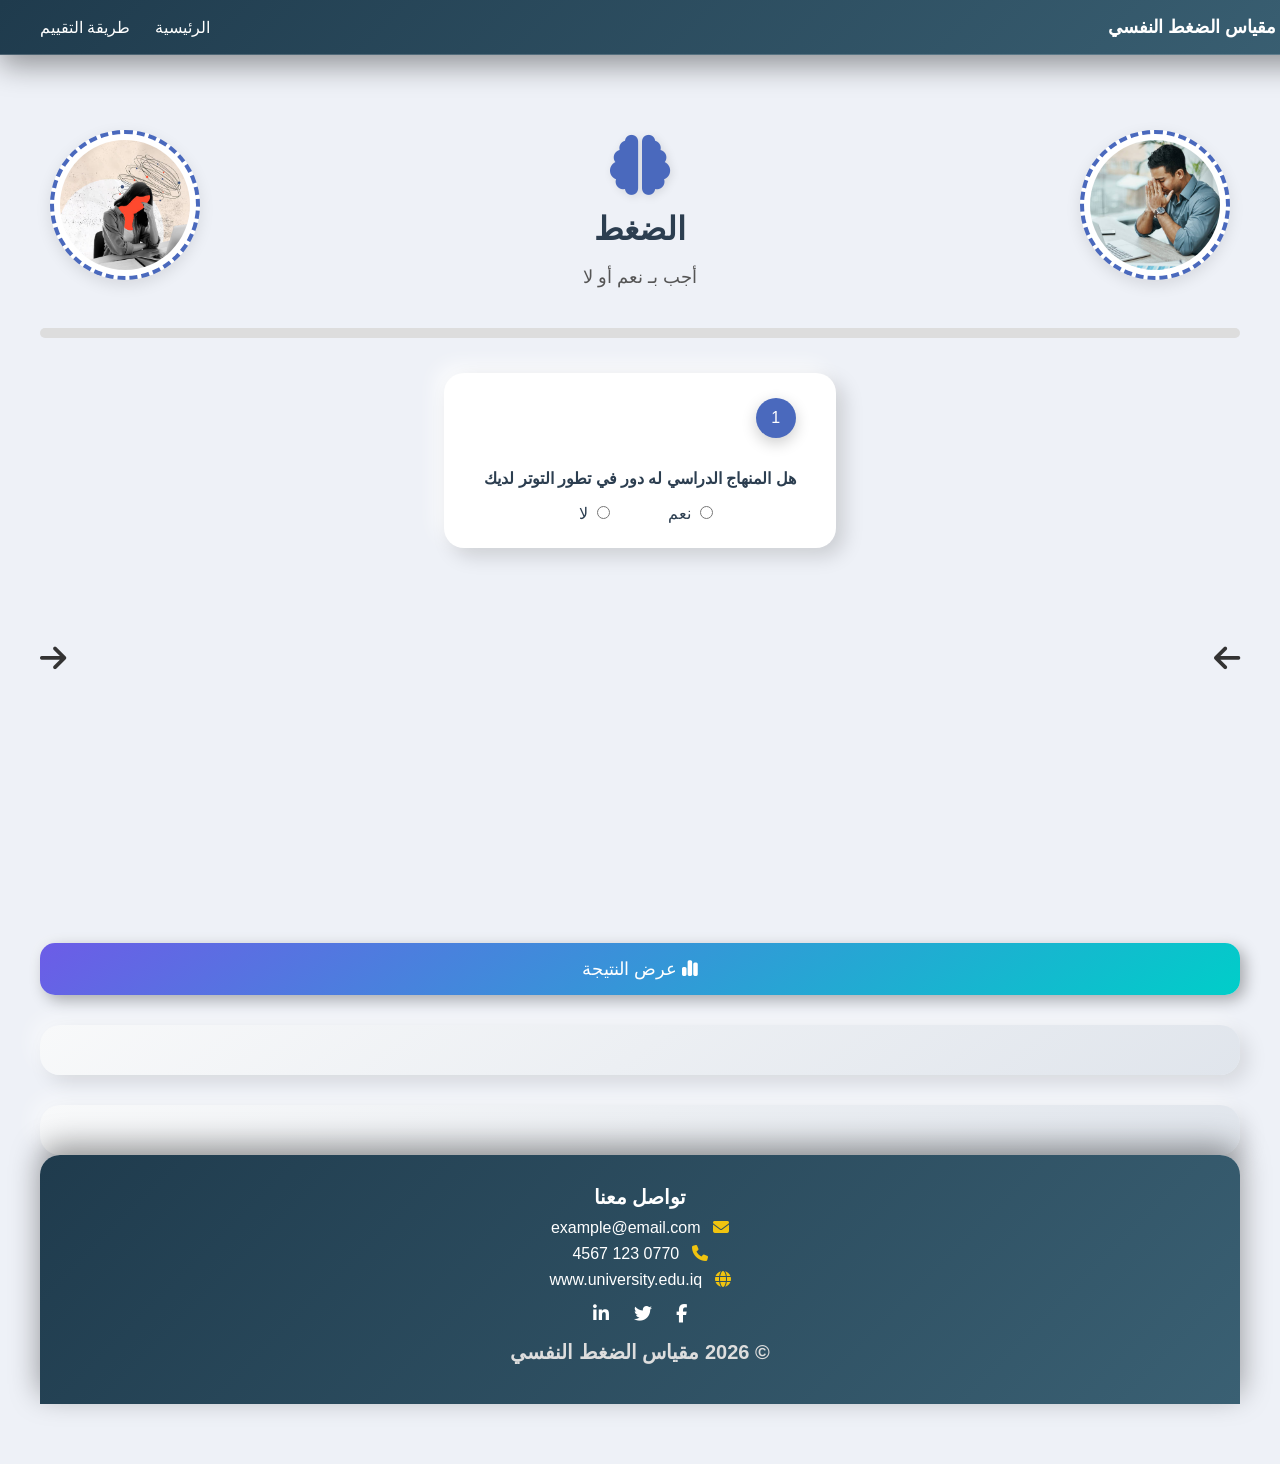
<file: index.html>
<!DOCTYPE html>
<html lang="ar" dir="rtl">
<head>
    <meta name="viewport" content="width=device-width, initial-scale=1.0">
    <meta charset="UTF-8">
    <title>مقياس الضغط النفسي</title>

    <!-- Icons -->
    <link rel="stylesheet"
     href="https://cdnjs.cloudflare.com/ajax/libs/font-awesome/6.5.0/css/all.min.css">

    <link rel="stylesheet" href="style.css">
</head>
<body>

    <div id="customAlert" class="custom-alert">
        <p id="customAlertText"></p>
        <button onclick="closeAlert()">حسناً</button>
    </div>
<div class="container">
  
    <nav class="navbar">
 
        <div class="nav-left">
            <i class="fa-solid fa-brain"></i>
            <span>مقياس الضغط النفسي</span>
        </div>
    
        <ul class="nav-links">
            <li><a href="#">الرئيسية</a></li>
          

            <li><a href="about.html">طريقة التقييم</a></li>
            
        </ul>
    </nav>
    


    <header>

      
        
        <!-- أيقونات الضغط النفسي يمين -->
       
        
            <img src="img/h1.jpg" 
             class="header-img left" alt="ضغط نفسي طلاب">
           
           <i class="fa-solid fa-brain"></i>
           <h1> الضغط</h1>
           <p>أجب بـ نعم أو لا</p>
           
           <img src="img/h2.jpg" 
                class="header-img right" alt="توتر طلاب جامعة">

    </header>
    <div class="progress-container">
        <div id="progressBar"></div>
    </div>

    <form id="stressForm">

        <div class="cards">
    
            <!-- السؤال 1 -->
            <div class="card active">
                <span>1</span>
                <p>هل المنهاج الدراسي له دور في تطور التوتر لديك</p>
                <div class="answers">
                    <label><input type="radio" name="q1" value="نعم"> نعم</label>
                    <label><input type="radio" name="q1" value="لا"> لا</label>
                </div>
            </div>
    
            <!-- السؤال 2 -->
            <div class="card">
                <span>2</span>
                <p>هل كثرة الواجبات وتزاحمها تشعرك بالتوتر</p>
                <div class="answers">
                    <label><input type="radio" name="q2" value="نعم"> نعم</label>
                    <label><input type="radio" name="q2" value="لا"> لا</label>
                </div>
            </div>
    
            <!-- السؤال 3 -->
            <div class="card">
                <span>3</span>
                <p>هل قلة النوم عندك تشعرك بالتوتر أثناء الدوام في اليوم التالي</p>
                <div class="answers">
                    <label><input type="radio" name="q3" value="نعم"> نعم</label>
                    <label><input type="radio" name="q3" value="لا"> لا</label>
                </div>
            </div>
    
            <!-- السؤال 4 -->
            <div class="card">
                <span>4</span>
                <p>هل نقص الدعم الأسري يشعرك بالتوتر</p>
                <div class="answers">
                    <label><input type="radio" name="q4" value="نعم"> نعم</label>
                    <label><input type="radio" name="q4" value="لا"> لا</label>
                </div>
            </div>
    
            <!-- السؤال 5 -->
            <div class="card">
                <span>5</span>
                <p>هل تواجه بصعوبة بالنوم بسبب التفكير بالدراسة</p>
                <div class="answers">
                    <label><input type="radio" name="q5" value="نعم"> نعم</label>
                    <label><input type="radio" name="q5" value="لا"> لا</label>
                </div>
            </div>
    
            <!-- السؤال 6 -->
            <div class="card">
                <span>6</span>
                <p>هل المنافسة الشديدة بينك وبين زملائك تشعرك بالتوتر</p>
                <div class="answers">
                    <label><input type="radio" name="q6" value="نعم"> نعم</label>
                    <label><input type="radio" name="q6" value="لا"> لا</label>
                </div>
            </div>
    
            <!-- السؤال 7 -->
            <div class="card">
                <span>7</span>
                <p>هل توقعات عائلتك بدرجات عالية تشعرك بالتوتر</p>
                <div class="answers">
                    <label><input type="radio" name="q7" value="نعم"> نعم</label>
                    <label><input type="radio" name="q7" value="لا"> لا</label>
                </div>
            </div>
    
            <!-- السؤال 8 -->
            <div class="card">
                <span>8</span>
                <p>هل الامتحانات وضيق الوقت تشعرك بالتوتر</p>
                <div class="answers">
                    <label><input type="radio" name="q8" value="نعم"> نعم</label>
                    <label><input type="radio" name="q8" value="لا"> لا</label>
                </div>
            </div>
    
            <!-- السؤال 9 -->
            <div class="card">
                <span>9</span>
                <p>هل الخوف من الفشل يشعرك بالتوتر ويجعل النجاح مستحيلاً</p>
                <div class="answers">
                    <label><input type="radio" name="q9" value="نعم"> نعم</label>
                    <label><input type="radio" name="q9" value="لا"> لا</label>
                </div>
            </div>
    
            <!-- السؤال 10 -->
            <div class="card">
                <span>10</span>
                <p>هل وجود علاقة سلبية مع الأستاذ يشعرك بالتوتر من عدم النجاح</p>
                <div class="answers">
                    <label><input type="radio" name="q10" value="نعم"> نعم</label>
                    <label><input type="radio" name="q10" value="لا"> لا</label>
                </div>
            </div>
    
            <!-- السؤال 11 -->
            <div class="card">
                <span>11</span>
                <p>هل صعوبة التعلم والصدمات تشعرك بالتوتر الشديد</p>
                <div class="answers">
                    <label><input type="radio" name="q11" value="نعم"> نعم</label>
                    <label><input type="radio" name="q11" value="لا"> لا</label>
                </div>
            </div>
    
            <!-- السؤال 12 -->
            <div class="card">
                <span>12</span>
                <p>هل المشاكل العائلية المستمرة تشعرك بالتوتر</p>
                <div class="answers">
                    <label><input type="radio" name="q12" value="نعم"> نعم</label>
                    <label><input type="radio" name="q12" value="لا"> لا</label>
                </div>
            </div>
    
            <!-- السؤال 13 -->
            <div class="card">
                <span>13</span>
                <p>هل التنمر له دور في شعورك بالتوتر</p>
                <div class="answers">
                    <label><input type="radio" name="q13" value="نعم"> نعم</label>
                    <label><input type="radio" name="q13" value="لا"> لا</label>
                </div>
            </div>
    
            <!-- السؤال 14 -->
            <div class="card">
                <span>14</span>
                <p>هل قلة التركيز لديك تؤدي إلى توترك</p>
                <div class="answers">
                    <label><input type="radio" name="q14" value="نعم"> نعم</label>
                    <label><input type="radio" name="q14" value="لا"> لا</label>
                </div>
            </div>
    
            <!-- السؤال 15 -->
            <div class="card">
                <span>15</span>
                <p>هل توترك يؤدي إلى تسارع ضربات القلب</p>
                <div class="answers">
                    <label><input type="radio" name="q15" value="نعم"> نعم</label>
                    <label><input type="radio" name="q15" value="لا"> لا</label>
                </div>
            </div>
    
            <!-- السؤال 16 -->
            <div class="card">
                <span>16</span>
                <p>هل جربت بأن المشي أو الجري وممارسة التمارين تخفف أو تنهي التوتر لديك</p>
                <div class="answers">
                    <label><input type="radio" name="q16" value="نعم"> نعم</label>
                    <label><input type="radio" name="q16" value="لا"> لا</label>
                </div>
            </div>
    
            <!-- السؤال 17 -->
            <div class="card">
                <span>17</span>
                <p>هل شعرت بأعراض بدنية أثناء توترك مثل الصداع والأرق والتعب وغيرها</p>
                <div class="answers">
                    <label><input type="radio" name="q17" value="نعم"> نعم</label>
                    <label><input type="radio" name="q17" value="لا"> لا</label>
                </div>
            </div>
    
            <!-- السؤال 18 -->
            <div class="card">
                <span>18</span>
                <p>هل يحدث لك شعور بالإحباط والغضب والبكاء عندما ينتابك التوتر</p>
                <div class="answers">
                    <label><input type="radio" name="q18" value="نعم"> نعم</label>
                    <label><input type="radio" name="q18" value="لا"> لا</label>
                </div>
            </div>
    
            <!-- السؤال 19 -->
            <div class="card">
                <span>19</span>
                <p>هل شعرت بالملل والخمول وسرعة الانفعال عند توترك</p>
                <div class="answers">
                    <label><input type="radio" name="q19" value="نعم"> نعم</label>
                    <label><input type="radio" name="q19" value="لا"> لا</label>
                </div>
            </div>
    
            <!-- السؤال 20 -->
            <div class="card">
                <span>20</span>
                <p>هل انتابتك حالة من الهلع وفقدان الوعي وضيق النفس في أسوأ حالات توترك</p>
                <div class="answers">
                    <label><input type="radio" name="q20" value="نعم"> نعم</label>
                    <label><input type="radio" name="q20" value="لا"> لا</label>
                </div>
            </div>
    
            <!-- الأسهم خارج البطاقات على اليسار -->
            <div class="nav-arrows left-arrows">
                
                <i class="fa-solid fa-arrow-left" onclick="nextQuestion()"></i>
                <i class="fa-solid fa-arrow-right" onclick="prevQuestion()"></i>
            </div>
    
        </div>
    
        <button type="button" onclick="calculateResult()">
            <i class="fa-solid fa-chart-simple"></i> عرض النتيجة
        </button>
    
    </form>


    <div id="result"></div>
        <div id="tipsButtonContainer" style="text-align:center;"></div>

    <div id="result"></div>
    <footer class="footer" id="contact">
        <div class="footer-content">
            <p>تواصل معنا</p>
            <ul class="contact-links">
                <li><i class="fa-solid fa-envelope"></i> example@email.com</li>
                <li><i class="fa-solid fa-phone"></i> 0770 123 4567</li>
                <li><i class="fa-solid fa-globe"></i> www.university.edu.iq</li>
            </ul>
            <div class="social-icons">
                <a href="#"><i class="fa-brands fa-facebook-f"></i></a>
                <a href="#"><i class="fa-brands fa-twitter"></i></a>
                <a href="#"><i class="fa-brands fa-linkedin-in"></i></a>
            </div>
            <p class="copy">&copy; 2026 مقياس الضغط النفسي</p>
        </div>
    </footer>
    

</div>

<script src="script.js"></script>
</body>
</html>
</file>
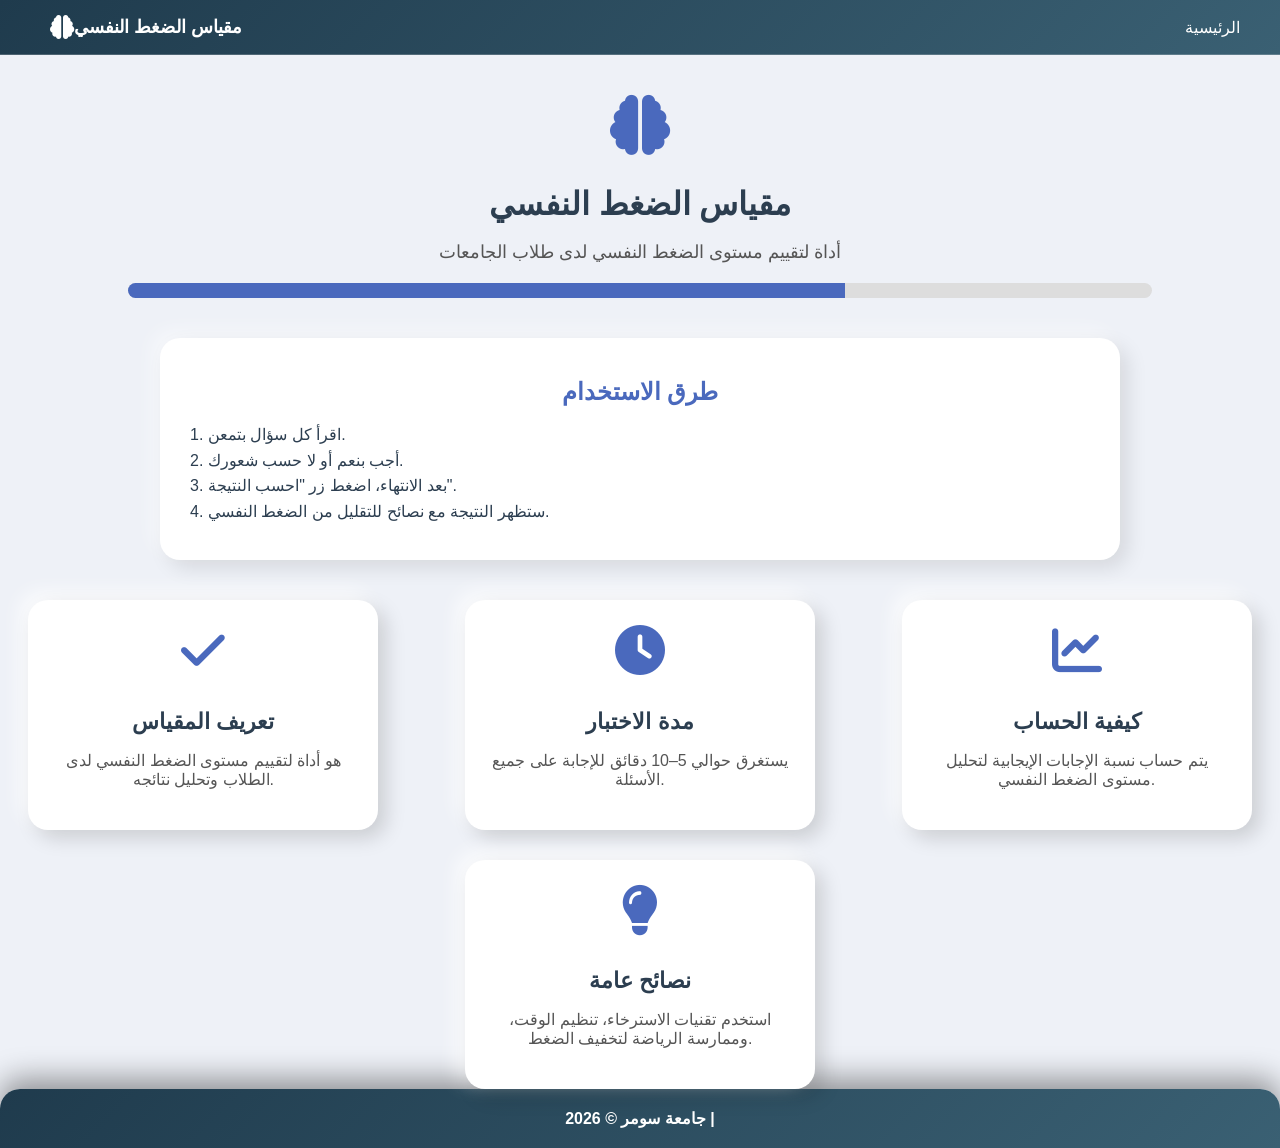
<file: about.html>
<!DOCTYPE html>
<html lang="ar">
<head>
<meta charset="UTF-8">
<meta name="viewport" content="width=device-width, initial-scale=1.0">
<title>عن المقياس - Stress Scale</title>
<link rel="stylesheet" href="style-about.css">
<link rel="stylesheet" href="https://cdnjs.cloudflare.com/ajax/libs/font-awesome/6.5.0/css/all.min.css">
</head>
<body>

<!-- الشريط العلوي -->
<nav class="navbar">
    <div class="nav-left">
        <i class="fa-solid fa-brain"></i>
        <span>مقياس الضغط النفسي</span>
    </div>
    <ul class="nav-links">
        <li><a href="index.html">الرئيسية</a></li>
       
        
    </ul>
</nav>

<!-- الهيدر -->
<header>
    <i class="fa-solid fa-brain"></i>
    <h1>مقياس الضغط النفسي</h1>
    <p>أداة لتقييم مستوى الضغط النفسي لدى طلاب الجامعات</p>
</header>

<!-- شريط نسبة متحرك -->
<div class="progress-container about-progress">
    <div id="progressBarAbout"></div>
</div>

<!-- طرق الاستخدام -->
<section class="usage">
    <h2>طرق الاستخدام</h2>
    <p>
        1. اقرأ كل سؤال بتمعن.<br>
        2. أجب بنعم أو لا حسب شعورك.<br>
        3. بعد الانتهاء، اضغط زر "احسب النتيجة".<br>
        4. ستظهر النتيجة مع نصائح للتقليل من الضغط النفسي.
    </p>
</section>

<!-- بطاقات المعلومات -->
<section class="about-content">
    <div class="about-card">
        <i class="fa-solid fa-check"></i>
        <h2>تعريف المقياس</h2>
        <p>هو أداة لتقييم مستوى الضغط النفسي لدى الطلاب وتحليل نتائجه.</p>
    </div>
    <div class="about-card">
        <i class="fa-solid fa-clock"></i>
        <h2>مدة الاختبار</h2>
        <p>يستغرق حوالي 5–10 دقائق للإجابة على جميع الأسئلة.</p>
    </div>
    <div class="about-card">
        <i class="fa-solid fa-chart-line"></i>
        <h2>كيفية الحساب</h2>
        <p>يتم حساب نسبة الإجابات الإيجابية لتحليل مستوى الضغط النفسي.</p>
    </div>
    <div class="about-card">
        <i class="fa-solid fa-lightbulb"></i>
        <h2>نصائح عامة</h2>
        <p>استخدم تقنيات الاسترخاء، تنظيم الوقت، وممارسة الرياضة لتخفيف الضغط.</p>
    </div>
</section>

<!-- الفوتر -->
<footer class="footer">
    <p>جامعة سومر © 2026 |   </p>
</footer>

<script>
    // مثال شريط نسبة صعود/نزول
    let progress = 0;
    const bar = document.getElementById('progressBarAbout');

    function animateProgress() {
        if(progress <= 80){ // نسبة افتراضية
            bar.style.width = progress + "%";
            progress += 1;
            requestAnimationFrame(animateProgress);
        }
    }
    animateProgress();
</script>

</body>
</html>
</file>
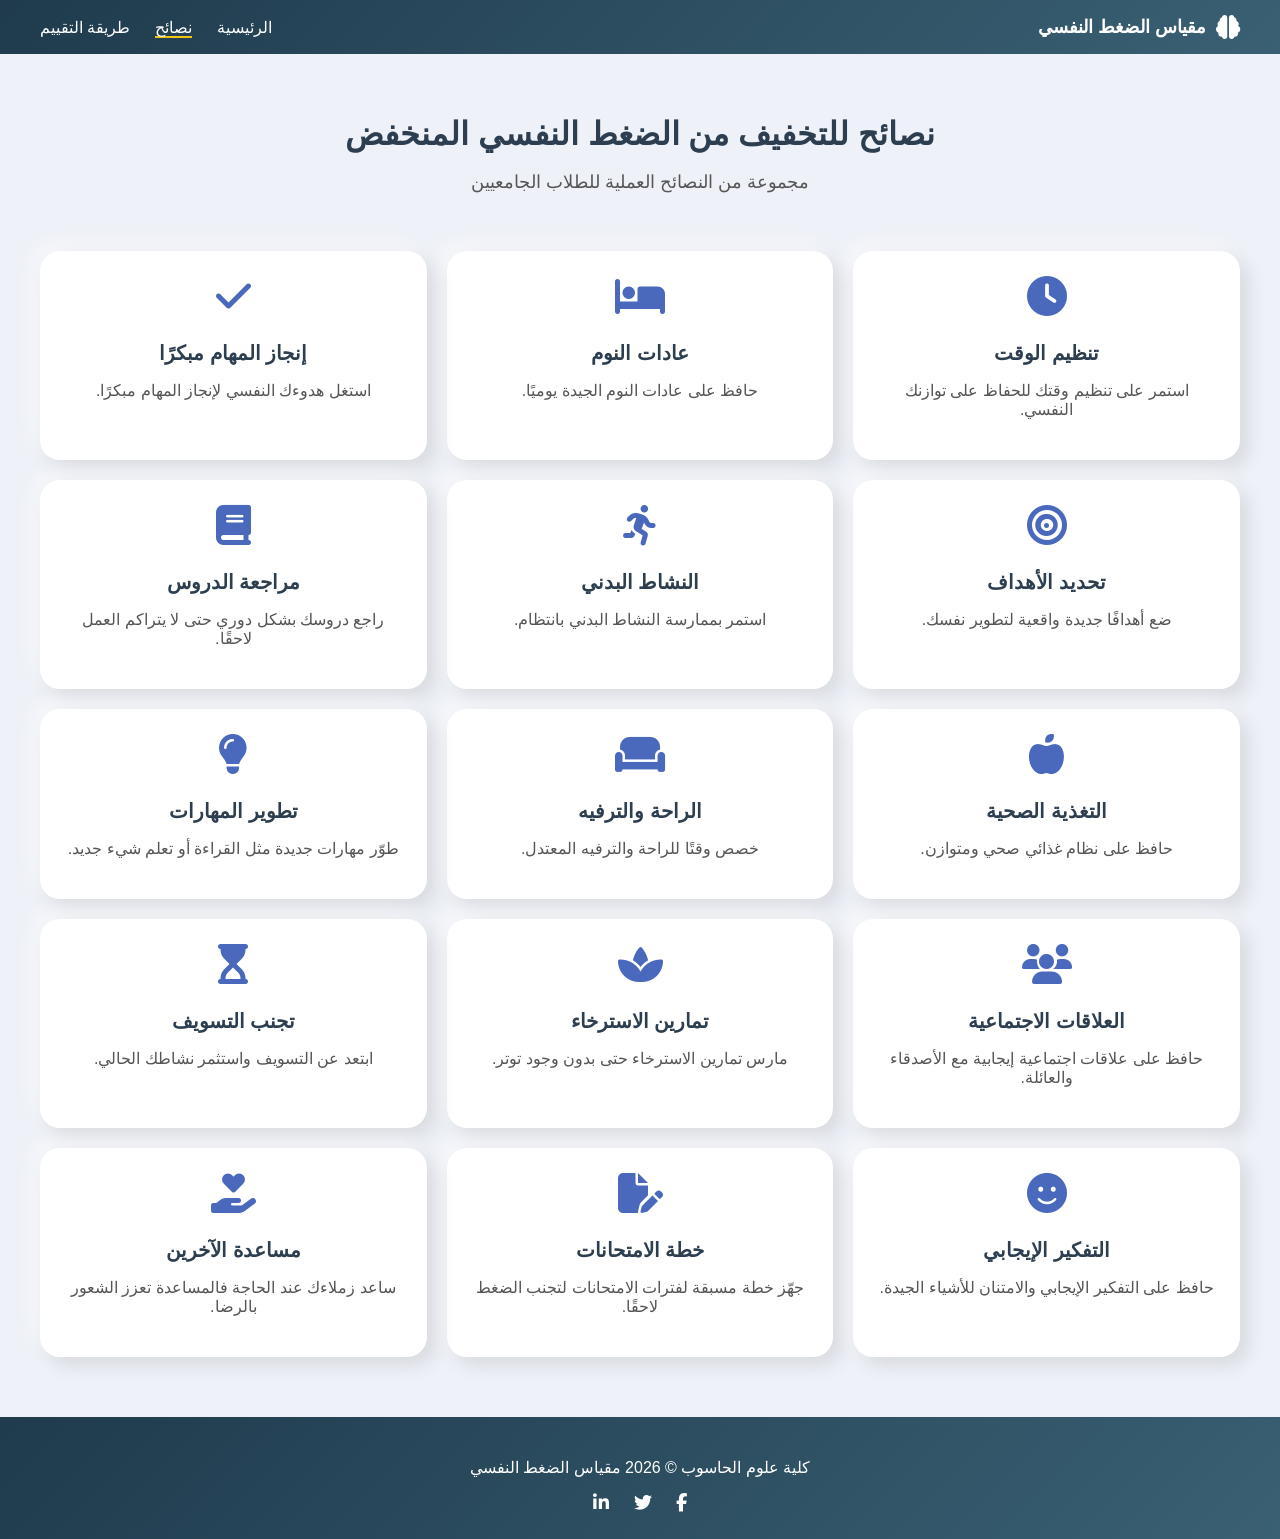
<file: tips.html>
<!DOCTYPE html>
<html lang="ar" dir="rtl">
<head>
    <meta name="viewport" content="width=device-width, initial-scale=1.0">
    <meta charset="UTF-8">
    <title>نصائح مقياس الضغط النفسي</title>

    <!-- Font Awesome للرموز -->
    <link rel="stylesheet" href="https://cdnjs.cloudflare.com/ajax/libs/font-awesome/6.5.0/css/all.min.css">

    <!-- CSS الخارجي -->
    <link rel="stylesheet" href="tips.css">
</head>
<body>

<!-- الشريط العلوي -->
<nav class="navbar">
    <div class="nav-left">
        <i class="fa-solid fa-brain"></i>
        <span>مقياس الضغط النفسي</span>
    </div>
    <ul class="nav-links">
        <li><a href="index.html">الرئيسية</a></li>
        <li><a href="tips.html" class="active">نصائح</a></li>
        <li><a href="about.html">طريقة التقييم</a></li>
        
    </ul>
</nav>

<!-- العنوان -->
<header class="tips-header">
    <h1>نصائح للتخفيف من الضغط النفسي المنخفض </h1>
    <p>مجموعة من النصائح العملية للطلاب الجامعيين</p>
</header>
<!-- قسم النصائح -->
<section class="tips-container">

    <div class="tip-card">
        <i class="fa-solid fa-clock"></i>
        <h3>تنظيم الوقت</h3>
        <p>استمر على تنظيم وقتك للحفاظ على توازنك النفسي.</p>
    </div>

    <div class="tip-card">
        <i class="fa-solid fa-bed"></i>
        <h3>عادات النوم</h3>
        <p>حافظ على عادات النوم الجيدة يوميًا.</p>
    </div>

    <div class="tip-card">
        <i class="fa-solid fa-check"></i>
        <h3>إنجاز المهام مبكرًا</h3>
        <p>استغل هدوءك النفسي لإنجاز المهام مبكرًا.</p>
    </div>

    <div class="tip-card">
        <i class="fa-solid fa-bullseye"></i>
        <h3>تحديد الأهداف</h3>
        <p>ضع أهدافًا جديدة واقعية لتطوير نفسك.</p>
    </div>

    <div class="tip-card">
        <i class="fa-solid fa-person-running"></i>
        <h3>النشاط البدني</h3>
        <p>استمر بممارسة النشاط البدني بانتظام.</p>
    </div>

    <div class="tip-card">
        <i class="fa-solid fa-book"></i>
        <h3>مراجعة الدروس</h3>
        <p>راجع دروسك بشكل دوري حتى لا يتراكم العمل لاحقًا.</p>
    </div>

    <div class="tip-card">
        <i class="fa-solid fa-apple-whole"></i>
        <h3>التغذية الصحية</h3>
        <p>حافظ على نظام غذائي صحي ومتوازن.</p>
    </div>

    <div class="tip-card">
        <i class="fa-solid fa-couch"></i>
        <h3>الراحة والترفيه</h3>
        <p>خصص وقتًا للراحة والترفيه المعتدل.</p>
    </div>

    <div class="tip-card">
        <i class="fa-solid fa-lightbulb"></i>
        <h3>تطوير المهارات</h3>
        <p>طوّر مهارات جديدة مثل القراءة أو تعلم شيء جديد.</p>
    </div>

    <div class="tip-card">
        <i class="fa-solid fa-users"></i>
        <h3>العلاقات الاجتماعية</h3>
        <p>حافظ على علاقات اجتماعية إيجابية مع الأصدقاء والعائلة.</p>
    </div>

    <div class="tip-card">
        <i class="fa-solid fa-spa"></i>
        <h3>تمارين الاسترخاء</h3>
        <p>مارس تمارين الاسترخاء حتى بدون وجود توتر.</p>
    </div>

    <div class="tip-card">
        <i class="fa-solid fa-hourglass-start"></i>
        <h3>تجنب التسويف</h3>
        <p>ابتعد عن التسويف واستثمر نشاطك الحالي.</p>
    </div>

    <div class="tip-card">
        <i class="fa-solid fa-face-smile"></i>
        <h3>التفكير الإيجابي</h3>
        <p>حافظ على التفكير الإيجابي والامتنان للأشياء الجيدة.</p>
    </div>

    <div class="tip-card">
        <i class="fa-solid fa-file-pen"></i>
        <h3>خطة الامتحانات</h3>
        <p>جهّز خطة مسبقة لفترات الامتحانات لتجنب الضغط لاحقًا.</p>
    </div>

    <div class="tip-card">
        <i class="fa-solid fa-hand-holding-heart"></i>
        <h3>مساعدة الآخرين</h3>
        <p>ساعد زملاءك عند الحاجة فالمساعدة تعزز الشعور بالرضا.</p>
    </div>

</section>
<!-- شريط أسفل الصفحة -->
<footer class="footer">
    <p> كلية علوم الحاسوب &copy; 2026 مقياس الضغط النفسي</p>
    <div class="social-icons">
        <a href="#"><i class="fa-brands fa-facebook-f"></i></a>
        <a href="#"><i class="fa-brands fa-twitter"></i></a>
        <a href="#"><i class="fa-brands fa-linkedin-in"></i></a>
    </div>
</footer>

</body>
<script>
    const tipsData = {
        "منخفض": [
            "استمر على أسلوب حياتك الهادئ وحافظ على صحتك النفسية",
            "مارس الهوايات التي تحبها"
        ],
        "متوسط": [
            "مارس الرياضة بانتظام لتخفيف التوتر",
            "نظم وقت الدراسة وخذ فترات استراحة"
        ],
        "مرتفع": [
            "مارس التأمل والتنفس العميق يوميًا",
            "تواصل مع الأصدقاء أو العائلة لتخفيف الضغط النفسي",
            "احرص على النوم الكافي واتباع نظام غذائي صحي"
        ]
    };
    
    // استخراج المستوى من الرابط
    const urlParams = new URLSearchParams(window.location.search);
    const level = urlParams.get('level');
    
    // وضع النصائح في القسم
    const tipsContainer = document.querySelector('.tips-container');
    if(level && tipsData[level]) {
        tipsContainer.innerHTML = tipsData[level].map(tip => `
            <div class="tip-card">
                <i class="fa-solid fa-lightbulb"></i>
                <h3>نصيحة</h3>
                <p>${tip}</p>
            </div>
        `).join('');
    }
    </script>
</html>
</file>
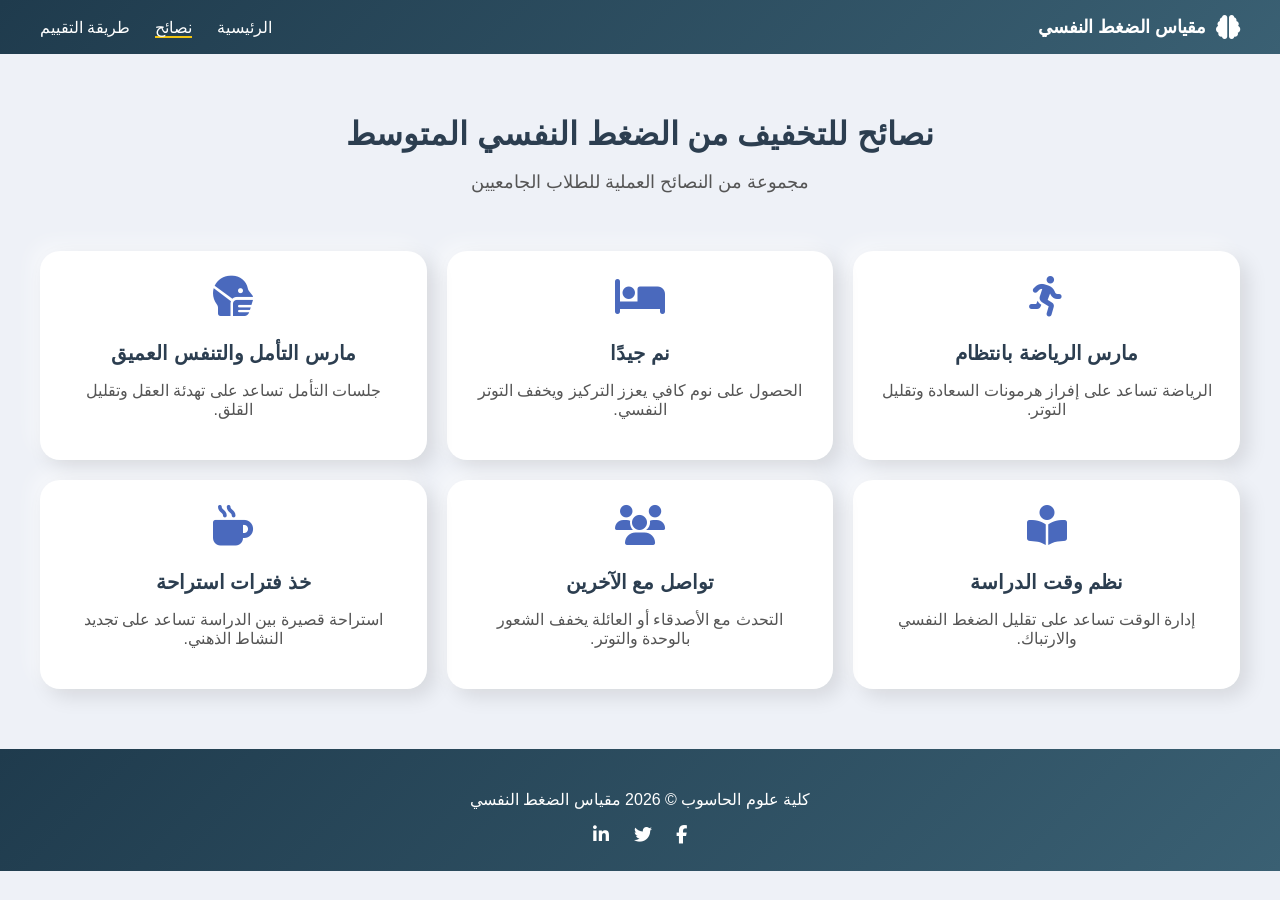
<file: tipss.html>
<!DOCTYPE html>
<html lang="ar" dir="rtl">
<head>
    <meta name="viewport" content="width=device-width, initial-scale=1.0">
    <meta charset="UTF-8">
    <title>نصائح مقياس الضغط النفسي</title>

    <!-- Font Awesome للرموز -->
    <link rel="stylesheet" href="https://cdnjs.cloudflare.com/ajax/libs/font-awesome/6.5.0/css/all.min.css">

    <!-- CSS الخارجي -->
    <link rel="stylesheet" href="tips.css">
</head>
<body>

<!-- الشريط العلوي -->
<nav class="navbar">
    <div class="nav-left">
        <i class="fa-solid fa-brain"></i>
        <span>مقياس الضغط النفسي</span>
    </div>
    <ul class="nav-links">
        <li><a href="index.html">الرئيسية</a></li>
        <li><a href="tips.html" class="active">نصائح</a></li>
        <li><a href="about.html">طريقة التقييم</a></li>
        
    </ul>
</nav>

<!-- العنوان -->
<header class="tips-header">
    <h1>نصائح للتخفيف من الضغط النفسي المتوسط </h1>
    <p>مجموعة من النصائح العملية للطلاب الجامعيين</p>
</header>

<!-- قسم النصائح -->
<section class="tips-container">
    <div class="tip-card">
        <i class="fa-solid fa-person-running"></i>
        <h3>مارس الرياضة بانتظام</h3>
        <p>الرياضة تساعد على إفراز هرمونات السعادة وتقليل التوتر.</p>
    </div>
    <div class="tip-card">
        <i class="fa-solid fa-bed"></i>
        <h3>نم جيدًا</h3>
        <p>الحصول على نوم كافي يعزز التركيز ويخفف التوتر النفسي.</p>
    </div>
    <div class="tip-card">
        <i class="fa-solid fa-head-side-mask"></i>
        <h3>مارس التأمل والتنفس العميق</h3>
        <p>جلسات التأمل تساعد على تهدئة العقل وتقليل القلق.</p>
    </div>
    <div class="tip-card">
        <i class="fa-solid fa-book-open-reader"></i>
        <h3>نظم وقت الدراسة</h3>
        <p>إدارة الوقت تساعد على تقليل الضغط النفسي والارتباك.</p>
    </div>
    <div class="tip-card">
        <i class="fa-solid fa-users"></i>
        <h3>تواصل مع الآخرين</h3>
        <p>التحدث مع الأصدقاء أو العائلة يخفف الشعور بالوحدة والتوتر.</p>
    </div>
    <div class="tip-card">
        <i class="fa-solid fa-mug-hot"></i>
        <h3>خذ فترات استراحة</h3>
        <p>استراحة قصيرة بين الدراسة تساعد على تجديد النشاط الذهني.</p>
    </div>
</section>

<!-- شريط أسفل الصفحة -->
<footer class="footer">
    <p> كلية علوم الحاسوب &copy; 2026 مقياس الضغط النفسي</p>
    <div class="social-icons">
        <a href="#"><i class="fa-brands fa-facebook-f"></i></a>
        <a href="#"><i class="fa-brands fa-twitter"></i></a>
        <a href="#"><i class="fa-brands fa-linkedin-in"></i></a>
    </div>
</footer>

</body>
<script>
    const tipsData = {
        "منخفض": [
            "استمر على أسلوب حياتك الهادئ وحافظ على صحتك النفسية",
            "مارس الهوايات التي تحبها"
        ],
        "متوسط": [
            "مارس الرياضة بانتظام لتخفيف التوتر",
            "نظم وقت الدراسة وخذ فترات استراحة"
        ],
        "مرتفع": [
            "مارس التأمل والتنفس العميق يوميًا",
            "تواصل مع الأصدقاء أو العائلة لتخفيف الضغط النفسي",
            "احرص على النوم الكافي واتباع نظام غذائي صحي"
        ]
    };
    
    // استخراج المستوى من الرابط
    const urlParams = new URLSearchParams(window.location.search);
    const level = urlParams.get('level');
    
    // وضع النصائح في القسم
    const tipsContainer = document.querySelector('.tips-container');
    if(level && tipsData[level]) {
        tipsContainer.innerHTML = tipsData[level].map(tip => `
            <div class="tip-card">
                <i class="fa-solid fa-lightbulb"></i>
                <h3>نصيحة</h3>
                <p>${tip}</p>
            </div>
        `).join('');
    }
    </script>
</html>
</file>
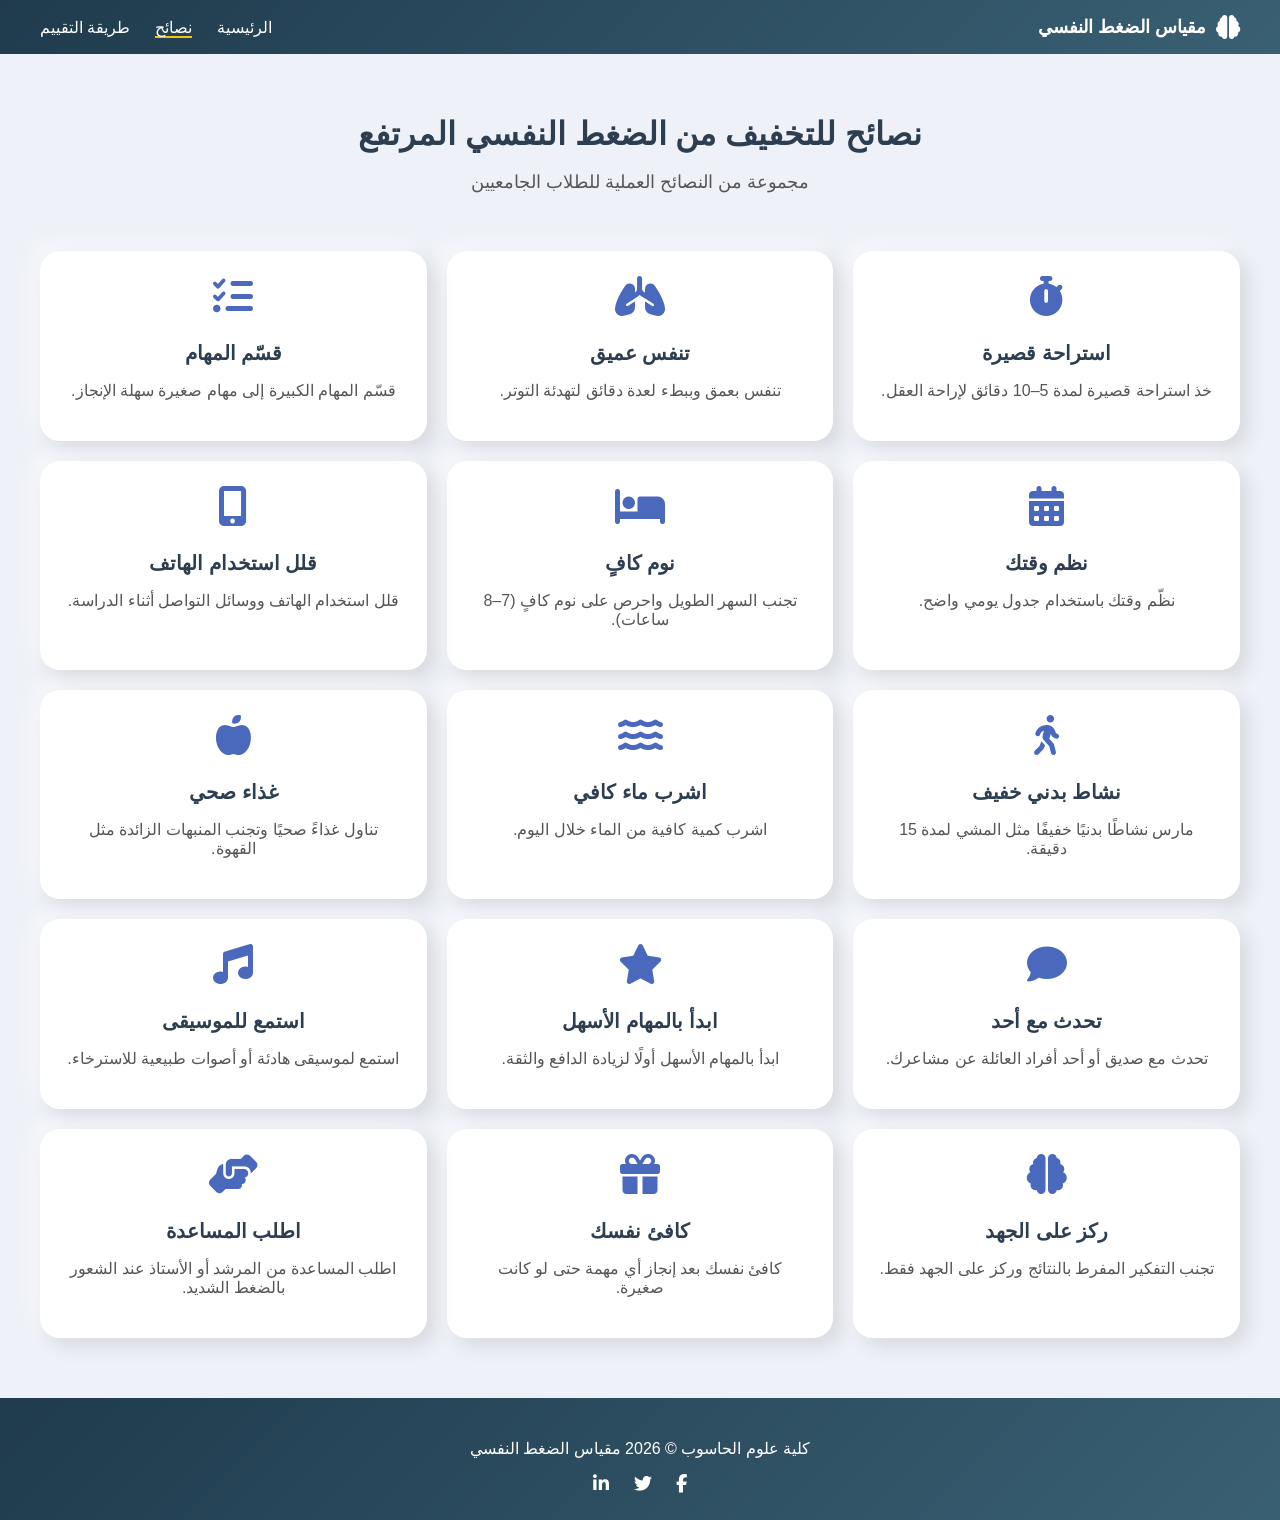
<file: tipsss.html>
<!DOCTYPE html>
<html lang="ar" dir="rtl">
<head>
    <meta name="viewport" content="width=device-width, initial-scale=1.0">
    <meta charset="UTF-8">
    <title>نصائح مقياس الضغط النفسي</title>

    <!-- Font Awesome للرموز -->
    <link rel="stylesheet" href="https://cdnjs.cloudflare.com/ajax/libs/font-awesome/6.5.0/css/all.min.css">

    <!-- CSS الخارجي -->
    <link rel="stylesheet" href="tips.css">
</head>
<body>

<!-- الشريط العلوي -->
<nav class="navbar">
    <div class="nav-left">
        <i class="fa-solid fa-brain"></i>
        <span>مقياس الضغط النفسي</span>
    </div>
    <ul class="nav-links">
        <li><a href="index.html">الرئيسية</a></li>
        <li><a href="tips.html" class="active">نصائح</a></li>
        <li><a href="about.html">طريقة التقييم</a></li>
        
    </ul>
</nav>

<!-- العنوان -->
<header class="tips-header">
    <h1>نصائح للتخفيف من الضغط النفسي المرتفع </h1>
    <p>مجموعة من النصائح العملية للطلاب الجامعيين</p>
</header>
<!-- قسم النصائح -->
<section class="tips-container">

    <div class="tip-card">
        <i class="fa-solid fa-stopwatch"></i>
        <h3>استراحة قصيرة</h3>
        <p>خذ استراحة قصيرة لمدة 5–10 دقائق لإراحة العقل.</p>
    </div>

    <div class="tip-card">
        <i class="fa-solid fa-lungs"></i>
        <h3>تنفس عميق</h3>
        <p>تنفس بعمق وببطء لعدة دقائق لتهدئة التوتر.</p>
    </div>

    <div class="tip-card">
        <i class="fa-solid fa-list-check"></i>
        <h3>قسّم المهام</h3>
        <p>قسّم المهام الكبيرة إلى مهام صغيرة سهلة الإنجاز.</p>
    </div>

    <div class="tip-card">
        <i class="fa-solid fa-calendar-days"></i>
        <h3>نظم وقتك</h3>
        <p>نظّم وقتك باستخدام جدول يومي واضح.</p>
    </div>

    <div class="tip-card">
        <i class="fa-solid fa-bed"></i>
        <h3>نوم كافٍ</h3>
        <p>تجنب السهر الطويل واحرص على نوم كافٍ (7–8 ساعات).</p>
    </div>

    <div class="tip-card">
        <i class="fa-solid fa-mobile-screen-button"></i>
        <h3>قلل استخدام الهاتف</h3>
        <p>قلل استخدام الهاتف ووسائل التواصل أثناء الدراسة.</p>
    </div>

    <div class="tip-card">
        <i class="fa-solid fa-person-walking"></i>
        <h3>نشاط بدني خفيف</h3>
        <p>مارس نشاطًا بدنيًا خفيفًا مثل المشي لمدة 15 دقيقة.</p>
    </div>

    <div class="tip-card">
        <i class="fa-solid fa-water"></i>
        <h3>اشرب ماء كافي</h3>
        <p>اشرب كمية كافية من الماء خلال اليوم.</p>
    </div>

    <div class="tip-card">
        <i class="fa-solid fa-apple-whole"></i>
        <h3>غذاء صحي</h3>
        <p>تناول غذاءً صحيًا وتجنب المنبهات الزائدة مثل القهوة.</p>
    </div>

    <div class="tip-card">
        <i class="fa-solid fa-comment"></i>
        <h3>تحدث مع أحد</h3>
        <p>تحدث مع صديق أو أحد أفراد العائلة عن مشاعرك.</p>
    </div>

    <div class="tip-card">
        <i class="fa-solid fa-star"></i>
        <h3>ابدأ بالمهام الأسهل</h3>
        <p>ابدأ بالمهام الأسهل أولًا لزيادة الدافع والثقة.</p>
    </div>

    <div class="tip-card">
        <i class="fa-solid fa-music"></i>
        <h3>استمع للموسيقى</h3>
        <p>استمع لموسيقى هادئة أو أصوات طبيعية للاسترخاء.</p>
    </div>

    <div class="tip-card">
        <i class="fa-solid fa-brain"></i>
        <h3>ركز على الجهد</h3>
        <p>تجنب التفكير المفرط بالنتائج وركز على الجهد فقط.</p>
    </div>

    <div class="tip-card">
        <i class="fa-solid fa-gift"></i>
        <h3>كافئ نفسك</h3>
        <p>كافئ نفسك بعد إنجاز أي مهمة حتى لو كانت صغيرة.</p>
    </div>

    <div class="tip-card">
        <i class="fa-solid fa-hands-helping"></i>
        <h3>اطلب المساعدة</h3>
        <p>اطلب المساعدة من المرشد أو الأستاذ عند الشعور بالضغط الشديد.</p>
    </div>

</section>
<!-- شريط أسفل الصفحة -->
<footer class="footer">
    <p> كلية علوم الحاسوب &copy; 2026 مقياس الضغط النفسي</p>
    <div class="social-icons">
        <a href="#"><i class="fa-brands fa-facebook-f"></i></a>
        <a href="#"><i class="fa-brands fa-twitter"></i></a>
        <a href="#"><i class="fa-brands fa-linkedin-in"></i></a>
    </div>
</footer>

</body>
<script>
    const tipsData = {
        "منخفض": [
            "استمر على أسلوب حياتك الهادئ وحافظ على صحتك النفسية",
            "مارس الهوايات التي تحبها"
        ],
        "متوسط": [
            "مارس الرياضة بانتظام لتخفيف التوتر",
            "نظم وقت الدراسة وخذ فترات استراحة"
        ],
        "مرتفع": [
            "مارس التأمل والتنفس العميق يوميًا",
            "تواصل مع الأصدقاء أو العائلة لتخفيف الضغط النفسي",
            "احرص على النوم الكافي واتباع نظام غذائي صحي"
        ]
    };
    
    // استخراج المستوى من الرابط
    const urlParams = new URLSearchParams(window.location.search);
    const level = urlParams.get('level');
    
    // وضع النصائح في القسم
    const tipsContainer = document.querySelector('.tips-container');
    if(level && tipsData[level]) {
        tipsContainer.innerHTML = tipsData[level].map(tip => `
            <div class="tip-card">
                <i class="fa-solid fa-lightbulb"></i>
                <h3>نصيحة</h3>
                <p>${tip}</p>
            </div>
        `).join('');
    }
    </script>
</html>
</file>
<file: style.css>
/* ================= BODY ================= */
body {
    background: #eef1f7; /* خلفية هادئة */
    font-family: "Segoe UI", Tahoma, sans-serif;
    margin: 0;
    color: #2c3e50;
}

/* اخفاء كل الاسئلة */
.question {
    display: none;
}

/* اظهار السؤال الحالي فقط */
.question.active {
    display: block;
}

/* ================= CONTAINER ================= */
.container {
    max-width: 1200px;
    margin: 100px auto 40px auto; /* تجنب اختفاء المحتوى خلف الشريط */
    padding: 20px;
}

/* ================= HEADER ================= */
header {
    text-align: center;
    margin-bottom: 40px;
    position: relative;
    animation: fadeIn 0.8s ease;
}

header i {
    font-size: 60px;
    color: #4a69bd;
    text-shadow: 2px 2px 10px rgba(0,0,0,0.1);
    margin-top: 15px; 
    display: block;
}

header h1 {
    margin: 15px 0 5px 0;
    font-size: 32px;
    font-weight: 700;
}

header p {
    color: #555;
    font-size: 18px;
}

/* صور الهيدر */
.header-img {
    position: absolute;
    top: 10px;
    width: 130px;
    height: 130px;
    object-fit: cover;
    border: 4px dashed #4a69bd;
    border-radius: 80%;
    padding: 6px;
    background: #fff;
    box-shadow: 0 5px 15px rgba(0,0,0,0.1);
}

/* صورة يسار */
.header-img.left {
    left: 10px;
}

/* صورة يمين */
.header-img.right {
    right: 10px;
}

/* ================= STRESS ICONS ================= */
.stress-icons {
    position: absolute;
    top: 10px;
    display: grid;
    grid-template-columns: repeat(3, 1fr);
    gap: 12px;
    opacity: 0.25;
}

.stress-icons.left {
    left: 170px;
}

.stress-icons.right {
    right: 170px;
}

.stress-icons i {
    font-size: 32px;
    color: #2c3e50;
    text-shadow: 1px 1px 4px rgba(0,0,0,0.4);
    transition: transform 0.3s, opacity 0.3s;
}

.stress-icons i:hover {
    transform: scale(1.3) rotateY(10deg);
    opacity: 0.9;
}

/* ================= PROGRESS ================= */
.progress-container {
    background: #ddd;
    height: 10px;
    border-radius: 10px;
    margin-bottom: 35px;
    overflow: hidden;
}

#progressBar {
    height: 100%;
    width: 0%;
    background: #4a69bd;
    transition: 0.4s ease;
}

/* ================= GRID CARDS ================= */
.cards {
    position: relative;
    display: flex;
    flex-direction: column;
    align-items: center;
    min-height: 60vh;
}

/* ================= الأسهم على مستوى البطاقة ================= */
.nav-arrows {
    position: absolute;
    top: 50%;
    width: 100%;
    display: flex;
    justify-content: space-between;
    pointer-events: none;
}

.nav-arrows i {
    font-size: 30px;
    cursor: pointer;
    color: #333;
    transition: 0.3s;
    pointer-events: all;
}

.nav-arrows i:hover {
    color: #007bff;
    transform: scale(1.2);
}

.nav-arrows .left {
    margin-left: -60px;
}

.nav-arrows .right {
    margin-right: -60px;
}

/* ================= CARD STYLING ================= */
.card {
    background: #fff;
    padding: 25px 40px;
    border-radius: 20px;
    box-shadow: 8px 8px 20px rgba(0,0,0,0.15), -8px -8px 20px rgba(255,255,255,0.8);
    max-width: 700px;
    margin: 0 auto;
    display: none;
    transition: transform 0.5s, box-shadow 0.5s;
}

.card.active {
    display: block;
}

.card:hover {
    transform: translateY(-12px) rotateX(3deg) rotateY(3deg) scale(1.05);
    box-shadow: 0 25px 50px rgba(0,0,0,0.3), -5px -5px 25px rgba(255,255,255,0.3);
}

.card span {
    display: inline-block;
    background: #4a69bd;
    color: white;
    width: 40px;
    height: 40px;
    text-align: center;
    line-height: 40px;
    border-radius: 50%;
    margin-bottom: 15px;
    box-shadow: 0 5px 15px rgba(0,0,0,0.2);
}

.card p {
    font-weight: 600;
    margin-bottom: 15px;
}

.answers {
    display: flex;
    justify-content: center;
    gap: 40px;
    margin-top: 15px;
}

.answers label {
    margin-left: 15px;
    cursor: pointer;
    font-size: 16px;
}

/* ================= BUTTON 3D ================= */
button {
    width: 100%;
    margin-top: 30px;
    padding: 15px;
    background: linear-gradient(145deg, #6c5ce7, #00cec9);
    color: white;
    border: none;
    border-radius: 15px;
    font-size: 18px;
    cursor: pointer;
    box-shadow: 5px 5px 15px rgba(0,0,0,0.3), -5px -5px 15px rgba(255,255,255,0.2);
    transition: all 0.4s ease;
}

button:hover {
    transform: translateY(-5px) scale(1.05);
    box-shadow: 0 15px 30px rgba(0,0,0,0.4), -5px -5px 20px rgba(255,255,255,0.3);
}

/* ================= RESULT ================= */
#result {
    margin-top: 30px;
    padding: 25px;
    text-align: center;
    border-radius: 20px;
    font-size: 22px;
    background: linear-gradient(145deg, #f8f9fa, #e0e5ec);
    box-shadow: 8px 8px 20px rgba(0,0,0,0.1), -8px -8px 20px rgba(255,255,255,0.5);
}

/* ================= NAVBAR 3D ================= */
.navbar {
    background: linear-gradient(135deg, #1f3b4d, #3a6073);
    display: flex;
    justify-content: space-between;
    align-items: center;
    padding: 15px 40px;
    box-shadow: 0 10px 30px rgba(0,0,0,.4);
    position: fixed;
    top: 0;
    left: 0;
    width: 100%;
    z-index: 9999;
    backdrop-filter: blur(10px);
    border-bottom: 1px solid rgba(255,255,255,0.2);
}

.nav-left {
    display: flex;
    align-items: center;
    justify-content: center;
    gap: 10px;
    font-weight: bold;
    color: #fff;
    font-size: 18px;
}

.nav-left i {
    font-size: 24px;
    margin-left: 10px;
}

.nav-links {
    list-style: none;
    display: flex;
    gap: 25px;
    margin: 0;
    padding: 0;
}

.nav-links a {
    text-decoration: none;
    color: #fff;
    font-weight: 500;
    position: relative;
    transition: 0.3s;
}

.nav-links a::after {
    content: "";
    position: absolute;
    bottom: -5px;
    right: 0;
    width: 0%;
    height: 2px;
    background: #f1c40f;
    transition: 0.3s;
}

.nav-links a:hover {
    color: #f1c40f;
}

.nav-links a:hover::after {
    width: 100%;
}

/* ================= FOOTER 3D ================= */
.footer {
    background: linear-gradient(135deg, #1f3b4d, #3a6073);
    color: #fff;
    padding: 30px 40px;
    text-align: center;
    border-radius: 20px 20px 0 0;
    box-shadow: 0 -10px 30px rgba(0,0,0,0.4);
}

.footer-content p {
    font-size: 20px;
    margin: 0 0 10px 0;
    font-weight: bold;
}

.contact-links {
    list-style: none;
    padding: 0;
    margin: 10px 0;
}

.contact-links li {
    margin: 8px 0;
    font-size: 16px;
}

.contact-links i {
    margin-left: 8px;
    color: #f1c40f;
}

.social-icons {
    margin: 15px 0;
}

.social-icons a {
    color: white;
    margin: 0 10px;
    font-size: 18px;
    transition: 0.3s;
}

.social-icons a:hover {
    color: #f1c40f;
}

.copy {
    font-size: 14px;
    color: #ddd;
    margin-top: 10px;
}

/* ================= SIDE ICONS 3D ================= */
.side-icons {
    position: fixed;
    top: 150px;
    width: 100%;
    pointer-events: none;
    z-index: 5;
}

.side-icon {
    position: fixed;
    font-size: 90px;
    opacity: 0.2;
    transition: all 0.5s ease;
    transform-style: preserve-3d;
}

.side-icon.left {
    left: 15px;
    color: #ff6b6b;
}

.side-icon.right {
    right: 15px;
    color: #1dd1a1;
}

.side-icon:hover {
    opacity: 0.8;
    transform: scale(1.2) rotateY(15deg) rotateX(10deg);
}

/* ================= ANIMATION ================= */
@keyframes fadeUp {
    from { opacity: 0; transform: translateY(20px); }
    to { opacity: 1; transform: translateY(0); }
}

@keyframes fadeIn {
    from { opacity:0; transform:translateY(20px); }
    to { opacity:1; transform:translateY(0); }
}

/* ================= RESPONSIVE ================= */
@media (max-width: 900px) {
    .cards {
        grid-template-columns: repeat(2, 1fr);
    }
}

@media (max-width: 600px) {
    .cards {
        grid-template-columns: 1fr;
    }
}

/* الشريط العلوي + Progress Bar ثابت */
.sticky-top {
    position: sticky;
    top: 0;
    z-index: 999;
    background: #eef1f7;
    padding-bottom: 10px;
}

/* ================= RESULT CARD ================= */
.result-card{
    max-width:750px;
    margin:25px auto;
    background:white;
    border-radius:15px;
    box-shadow:0 10px 30px rgba(0,0,0,0.15);
    overflow:hidden;
    animation:fadeIn .6s ease;
    font-family:'Tajawal',sans-serif;
}

.result-header{
    color:white;
    text-align:center;
    padding:25px;
}

.result-details{
    padding:20px;
}

.question-box{
    padding:8px;
    margin:6px 0;
    border-radius:6px;
    color:white;
    font-size:15px;
}
.custom-alert {
    position: fixed;
    top: 50%;
    left: 50%;
    transform: translate(-50%, -50%);
    background: #f39c12;
    color: white;
    padding: 25px 35px;
    border-radius: 15px;
    box-shadow: 0 10px 30px rgba(0,0,0,0.3);
    text-align: center;
    font-size: 18px;
    z-index: 10000;
    display: none;
}

.custom-alert button {
    margin-top: 15px;
    padding: 8px 20px;
    border: none;
    border-radius: 8px;
    cursor: pointer;
    background: white;
    color: #f39c12;
    font-weight: bold;
    transition: 0.3s;
}

.custom-alert button:hover {
    background: #f1c40f;
    color: white;
}
</file>
<file: style-about.css>
/* ================= BODY ================= */
body {
    background: #eef1f7;
    font-family: "Segoe UI", Tahoma, sans-serif;
    margin: 0;
    color: #2c3e50;
}

/* ================= NAVBAR ================= */
.navbar {
    background: linear-gradient(135deg, #1f3b4d, #3a6073);
    display: flex;
    justify-content: space-between;
    align-items: center;
    padding: 15px 40px;
    position: sticky;
    top: 0;
    z-index: 100;
    backdrop-filter: blur(10px);
    border-bottom: 1px solid rgba(255,255,255,0.2);
}

.nav-left {
    display: flex;
    align-items: center;
    font-weight: bold;
    color: #fff;
    font-size: 18px;
}

.nav-left i {
    margin-left: 10px;
    font-size: 24px;
}

.nav-links {
    list-style: none;
    display: flex;
    gap: 25px;
    margin: 0;
    padding: 0;
}

.nav-links a {
    text-decoration: none;
    color: #fff;
    font-weight: 500;
    position: relative;
    transition: 0.3s;
}

.nav-links a::after {
    content: "";
    position: absolute;
    bottom: -5px;
    right: 0;
    width: 0%;
    height: 2px;
    background: #f1c40f;
    transition: 0.3s;
}

.nav-links a:hover {
    color: #f1c40f;
}

.nav-links a:hover::after {
    width: 100%;
}

/* ================= HEADER ================= */
header {
    text-align: center;
    margin: 40px 0 20px 0;
}

header i {
    font-size: 60px;
    color: #4a69bd;
    margin-bottom: 15px;
}

header h1 {
    margin: 15px 0 5px 0;
    font-size: 32px;
}

header p {
    color: #555;
    font-size: 18px;
}

/* ================= PROGRESS ================= */
.about-progress {
    width: 80%;
    height: 15px;
    background: #ddd;
    margin: 0 auto 40px auto;
    border-radius: 10px;
    overflow: hidden;
}

#progressBarAbout {
    height: 100%;
    width: 0%;
    background: #4a69bd;
    transition: 0.4s ease;
}

/* ================= USAGE ================= */
.usage {
    max-width: 900px;
    margin: 0 auto 40px auto;
    background: #fff;
    padding: 20px 30px;
    border-radius: 20px;
    box-shadow: 8px 8px 20px rgba(0,0,0,0.1), -8px -8px 20px rgba(255,255,255,0.5);
}

.usage h2 {
    text-align: center;
    margin-bottom: 15px;
    font-size: 24px;
    color: #4a69bd;
}

.usage p {
    font-size: 16px;
    line-height: 1.6;
    color: #2c3e50;
}

/* ================= ABOUT CARDS ================= */
.about-content {
    display: flex;
    flex-wrap: wrap;
    justify-content: space-around;
    gap: 30px;
}

.about-card {
    background: #ffffff;
    padding: 25px;
    border-radius: 20px;
    box-shadow: 8px 8px 20px rgba(0,0,0,0.15), -8px -8px 20px rgba(255,255,255,0.8);
    width: 300px;
    text-align: center;
    transition: all 0.4s ease;
}

.about-card:hover {
    transform: translateY(-10px) scale(1.05);
    box-shadow: 0 20px 40px rgba(0,0,0,0.3), -5px -5px 25px rgba(255,255,255,0.3);
}

.about-card i {
    font-size: 50px;
    color: #4a69bd;
    margin-bottom: 15px;
}

.about-card h2 {
    font-size: 22px;
    margin-bottom: 10px;
}

.about-card p {
    font-size: 16px;
    color: #555;
}

/* ================= FOOTER ================= */
.footer {
    background: linear-gradient(135deg, #1f3b4d, #3a6073);
    color: #fff;
    padding: 20px 40px;
    text-align: center;
    border-radius: 20px 20px 0 0;
    box-shadow: 0 -10px 30px rgba(0,0,0,0.4);
}

.footer p {
    font-size: 16px;
    margin: 0;
    font-weight: bold;
}

/* ================= RESPONSIVE ================= */
@media (max-width: 900px) {
    .about-content {
        flex-direction: column;
        align-items: center;
    }
}

@media (max-width: 600px) {
    .nav-links {
        flex-direction: column;
        gap: 15px;
        margin-top: 10px;
    }

    header i {
        font-size: 50px;
    }

    header h1 {
        font-size: 28px;
    }

    .about-card {
        width: 90%;
    }

    .usage {
        width: 90%;
    }
}
</file>
<file: tips.css>
/* ================= BODY ================= */
body {
    background: #eef1f7;
    font-family: "Segoe UI", Tahoma, sans-serif;
    margin: 0;
    color: #2c3e50;
}

/* ================= NAVBAR ================= */
.navbar {
    background: linear-gradient(135deg, #1f3b4d, #3a6073);
    display: flex;
    justify-content: space-between;
    align-items: center;
    padding: 15px 40px;
    position: sticky;
    top: 0;
    z-index: 100;
    color: white;
}

.nav-left {
    display: flex;
    align-items: center;
    font-weight: bold;
    font-size: 18px;
}

.nav-left i {
    margin-left: 10px;
    font-size: 24px;
}

.nav-links {
    list-style: none;
    display: flex;
    gap: 25px;
    margin: 0;
    padding: 0;
}

.nav-links a {
    text-decoration: none;
    color: #fff;
    font-weight: 500;
}

.nav-links a.active {
    border-bottom: 2px solid #f1c40f;
}

/* ================= HEADER ================= */
.tips-header {
    text-align: center;
    padding: 40px 20px;
}

.tips-header h1 {
    font-size: 32px;
    margin-bottom: 10px;
}

.tips-header p {
    font-size: 18px;
    color: #555;
}

/* ================= TIPS CARDS ================= */
.tips-container {
    display: grid;
    grid-template-columns: repeat(3, 1fr);
    gap: 20px;
    padding: 0 40px 60px 40px;
}

.tip-card {
    background: #fff;
    border-radius: 20px;
    padding: 25px;
    text-align: center;
    box-shadow: 8px 8px 20px rgba(0,0,0,0.1), -8px -8px 20px rgba(255,255,255,0.5);
    transition: transform 0.3s ease, box-shadow 0.3s ease;
}

.tip-card i {
    font-size: 40px;
    color: #4a69bd;
    margin-bottom: 15px;
}

.tip-card h3 {
    margin: 10px 0;
    font-size: 20px;
}

.tip-card p {
    font-size: 16px;
    color: #555;
}

.tip-card:hover {
    transform: translateY(-10px) scale(1.03);
    box-shadow: 0 25px 50px rgba(0,0,0,0.2);
}

/* ================= FOOTER ================= */
.footer {
    background: linear-gradient(135deg, #1f3b4d, #3a6073);
    color: #fff;
    padding: 25px 40px;
    text-align: center;
}

.footer .social-icons {
    margin-top: 15px;
}

.footer .social-icons a {
    color: white;
    margin: 0 10px;
    font-size: 18px;
    transition: 0.3s;
}

.footer .social-icons a:hover {
    color: #f1c40f;
}

/* ================= RESPONSIVE ================= */
@media (max-width: 900px) {
    .tips-container {
        grid-template-columns: repeat(2, 1fr);
    }
}

@media (max-width: 600px) {
    .tips-container {
        grid-template-columns: 1fr;
    }
}
</file>
